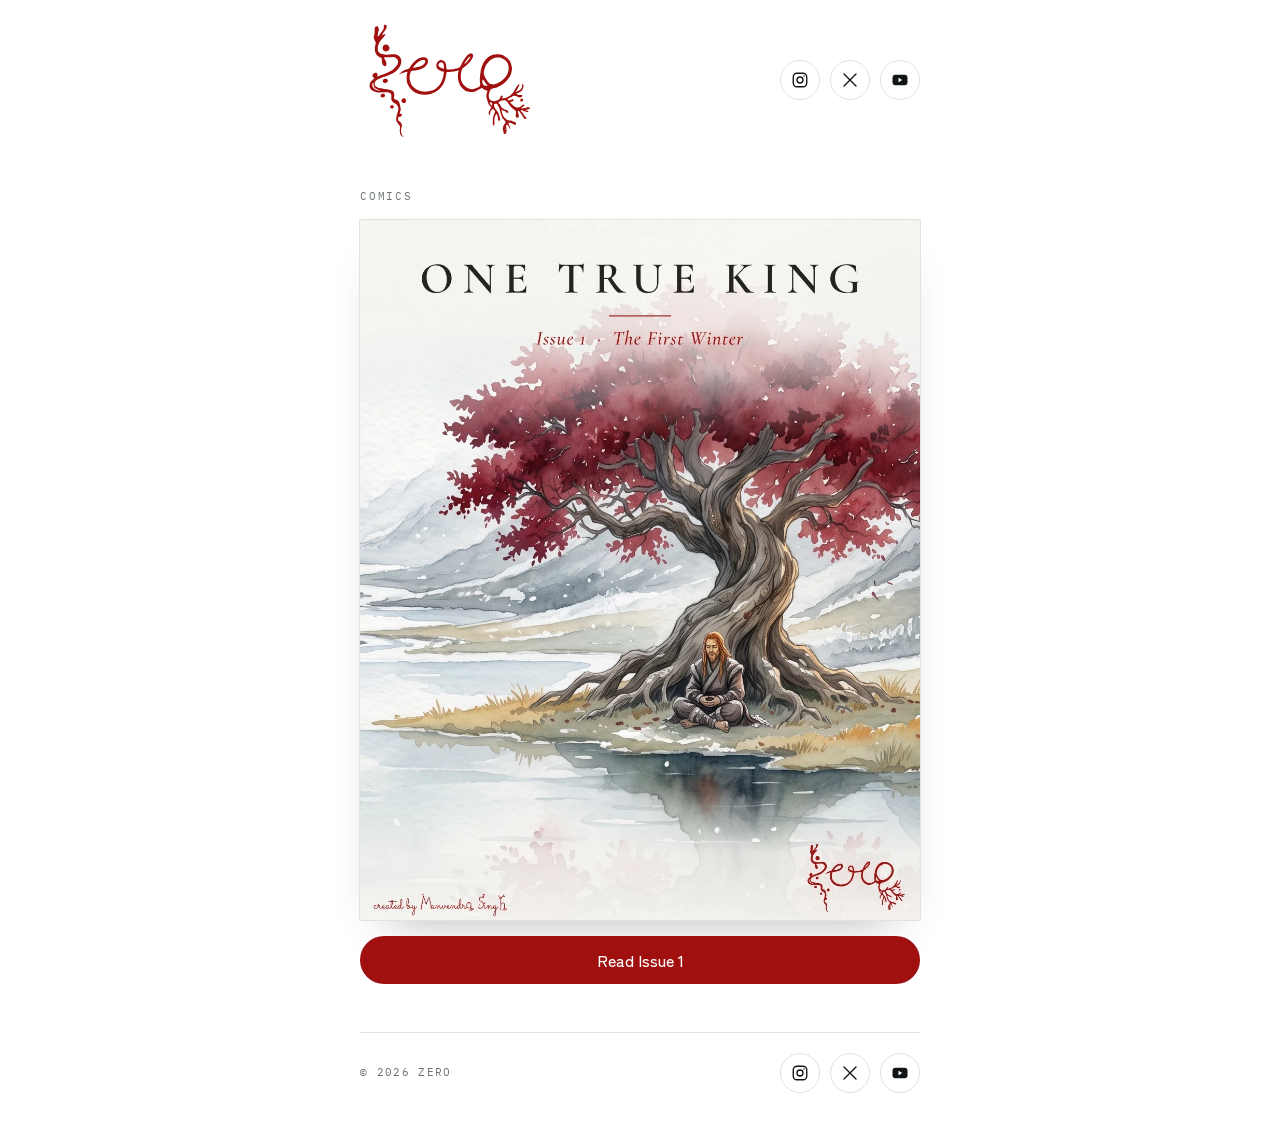
<file: index.html>
<!doctype html>
<html lang="en">
<head>
<meta charset="utf-8">
<meta name="viewport" content="width=device-width, initial-scale=1, viewport-fit=cover">
<link rel="preconnect" href="https://fonts.googleapis.com">
<link rel="preconnect" href="https://fonts.gstatic.com" crossorigin>
<link rel="stylesheet" href="https://fonts.googleapis.com/css2?family=Shippori+Mincho:wght@500;700&family=Zen+Kaku+Gothic+New:wght@400;500&family=IBM+Plex+Mono:wght@400&display=swap">
<title>Zero</title>
<meta name="description" content="Zero: live comics from the Dibang Valley.">
<meta property="og:title" content="Zero">
<meta property="og:description" content="One True King, Issue 1: The First Winter. A live comic from the Dibang Valley.">
<meta property="og:image" content="https://zerosnaketree.com/assets/og-image.jpg">
<link rel="icon" href="/assets/zero-logo.svg" type="image/svg+xml">
<link rel="stylesheet" href="/assets/site.css">
</head>
<body>
<div class="wrap">
  <header class="top">
    <a class="logo" href="/" aria-label="Zero, home"><img src="/assets/zero-logo.svg" alt="Zero"></a>
    <nav class="social" aria-label="Zero on social media">
      <a href="https://www.instagram.com/zerosnaketree/" target="_blank" rel="noopener" aria-label="Instagram"><svg viewBox="0 0 24 24" fill="none" stroke="currentColor" stroke-width="1.8"><rect x="3" y="3" width="18" height="18" rx="5"/><circle cx="12" cy="12" r="4"/><circle cx="17.3" cy="6.7" r="1" fill="currentColor" stroke="none"/></svg></a>
      <a href="https://x.com/zerosnaketree" target="_blank" rel="noopener" aria-label="X"><svg viewBox="0 0 24 24" fill="none" stroke="currentColor" stroke-width="1.8" stroke-linecap="round"><path d="M4 4l16 16M20 4L4 20"/></svg></a>
      <a href="https://www.youtube.com/@zerosnaketree" target="_blank" rel="noopener" aria-label="YouTube"><svg viewBox="0 0 24 24"><rect x="2" y="5" width="20" height="14" rx="4" fill="currentColor"/><path d="M10 9l5 3-5 3z" fill="#fff"/></svg></a>
    </nav>
  </header>

  <main class="shelf" aria-labelledby="comicsH">
    <div class="label" id="comicsH">Comics</div>
    <a class="issue" href="/the-one-true-king/1/" aria-label="Read One True King, Issue 1: The First Winter">
      <div class="cover"><img src="/assets/otk1-cover.webp" width="1080" height="1350" alt="One True King, Issue 1, The First Winter. Cover: a man meditating beneath a giant crimson tree by a frozen lake."></div>
      <span class="read">Read Issue 1</span>
    </a>
  </main>

  <footer class="foot">
    <small>© 2026 Zero</small>
    <nav class="social" aria-label="Zero on social media">
      <a href="https://www.instagram.com/zerosnaketree/" target="_blank" rel="noopener" aria-label="Instagram"><svg viewBox="0 0 24 24" fill="none" stroke="currentColor" stroke-width="1.8"><rect x="3" y="3" width="18" height="18" rx="5"/><circle cx="12" cy="12" r="4"/><circle cx="17.3" cy="6.7" r="1" fill="currentColor" stroke="none"/></svg></a>
      <a href="https://x.com/zerosnaketree" target="_blank" rel="noopener" aria-label="X"><svg viewBox="0 0 24 24" fill="none" stroke="currentColor" stroke-width="1.8" stroke-linecap="round"><path d="M4 4l16 16M20 4L4 20"/></svg></a>
      <a href="https://www.youtube.com/@zerosnaketree" target="_blank" rel="noopener" aria-label="YouTube"><svg viewBox="0 0 24 24"><rect x="2" y="5" width="20" height="14" rx="4" fill="currentColor"/><path d="M10 9l5 3-5 3z" fill="#fff"/></svg></a>
    </nav>
  </footer>
</div>
</body>
</html>
</file>
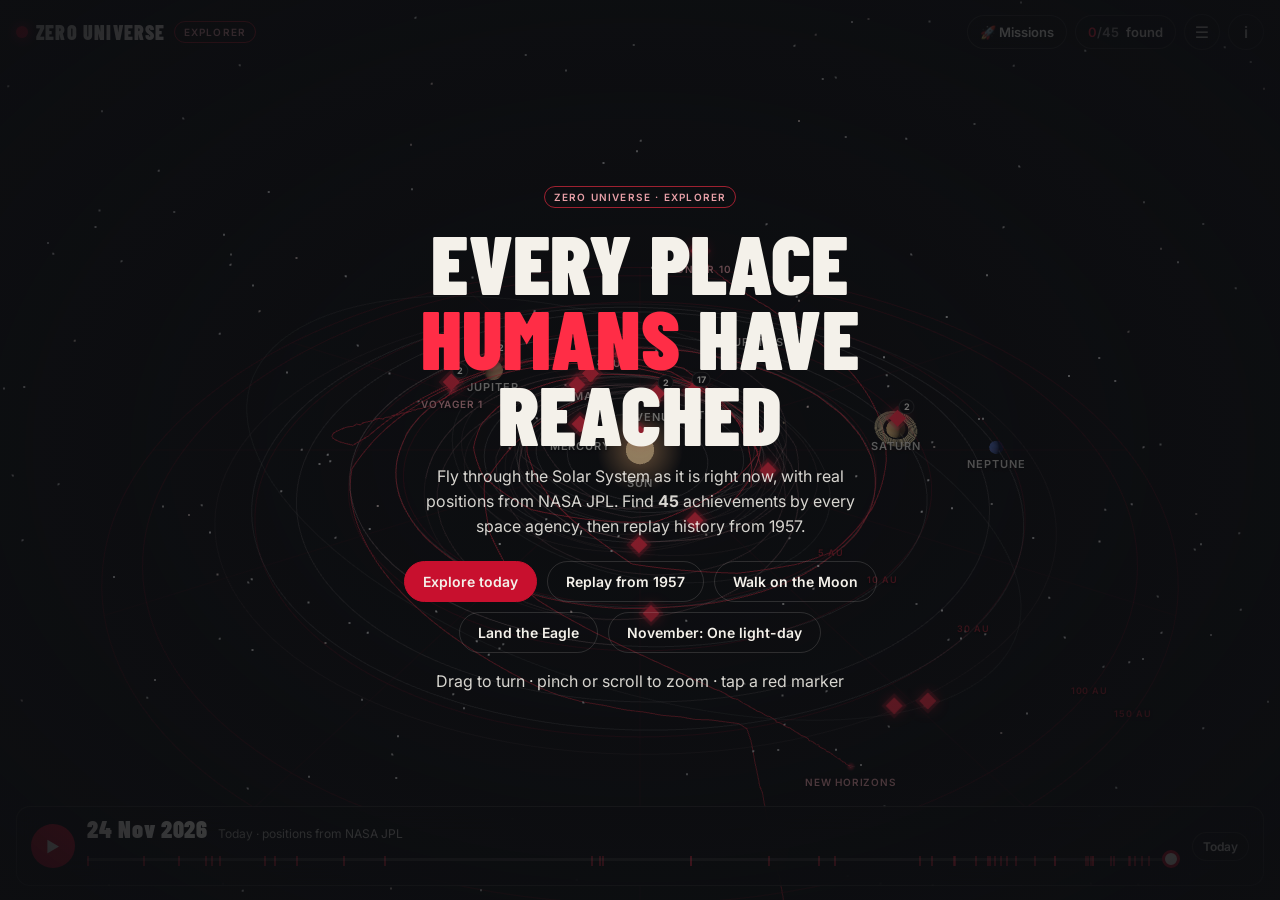
<file: explore/index.html>
<!doctype html>
<html lang="en">
<head>
<meta charset="utf-8">
<meta name="viewport" content="width=device-width, initial-scale=1, viewport-fit=cover">
<title>Zero Universe Explorer</title>
<meta name="description" content="Fly through the real Solar System and discover what every space agency has achieved, from Sputnik to today. Positions from NASA JPL.">
<meta name="theme-color" content="#0D0E11">
<link rel="preconnect" href="https://fonts.googleapis.com">
<link rel="preconnect" href="https://fonts.gstatic.com" crossorigin>
<link href="https://fonts.googleapis.com/css2?family=Barlow+Condensed:wght@600;800;900&family=Inter:wght@400;500;600&display=swap" rel="stylesheet">
<link rel="stylesheet" href="explore.css">
<script type="importmap">{ "imports": { "three": "./vendor/three.module.min.js" } }</script>
</head>
<body>
<div id="app">
  <canvas id="scene" aria-label="3D map of the Solar System"></canvas>
  <div id="labels"></div>

  <header class="top">
    <a class="mark" href="#" id="homeBtn" aria-label="Zero Universe Explorer, back to overview">
      <span class="mark-dot"></span><span class="mark-word">ZERO UNIVERSE</span><span class="pill">Explorer</span>
    </a>
    <div class="top-right">
      <button class="chip" id="missionsBtn" aria-label="Missions: walk on the Moon, land the Eagle, one light-day">🚀<span class="fw"> Missions</span></button>
      <button class="chip" id="progressBtn" aria-label="Quests and progress"><span id="foundCount">0</span><span class="of">/<span id="totalCount">0</span></span><span class="fw"> found</span></button>
      <button class="icon-btn" id="listBtn" aria-label="All achievements">☰</button>
      <button class="icon-btn" id="aboutBtn" aria-label="About this map">i</button>
    </div>
  </header>

  <div id="toast" class="toast" role="status" aria-live="polite"></div>

  <aside id="panel" class="panel" aria-live="polite" hidden>
    <button class="close" id="panelClose" aria-label="Close">✕</button>
    <div id="panelBody"></div>
  </aside>

  <footer class="timeline">
    <button class="play" id="playBtn" aria-label="Play history">▶</button>
    <div class="tl-main">
      <div class="tl-row">
        <span class="tl-date" id="dateLabel">24 Nov 2026</span>
        <span class="tl-note" id="dateNote">Today</span>
      </div>
      <div class="tl-track">
        <input type="range" id="timeSlider" min="0" max="1000" step="1" value="1000" aria-label="Date">
        <div class="tl-ticks" id="ticks"></div>
      </div>
    </div>
    <button class="chip small" id="todayBtn">Today</button>
  </footer>

  <div id="intro" class="intro">
    <div class="intro-card">
      <div class="pill">Zero Universe · Explorer</div>
      <h1>Every place <span class="accent">humans</span> have reached</h1>
      <p>Fly through the Solar System as it is right now, with real positions from NASA JPL. Find <b id="introCount">45</b> achievements by every space agency, then replay history from 1957.</p>
      <div class="intro-actions">
        <button class="btn primary" id="startToday">Explore today</button>
        <button class="btn" id="startReplay">Replay from 1957</button>
        <a class="btn" href="walk.html?site=apollo11">Walk on the Moon</a>
        <a class="btn" href="land.html">Land the Eagle</a>
        <a class="btn" href="signal.html">November: One light-day</a>
      </div>
      <p class="fine">Drag to turn · pinch or scroll to zoom · tap a red marker</p>
    </div>
  </div>
</div>
<noscript>This 3D map needs JavaScript and WebGL.</noscript>
<script type="module" src="js/main.js"></script>
</body>
</html>
</file>
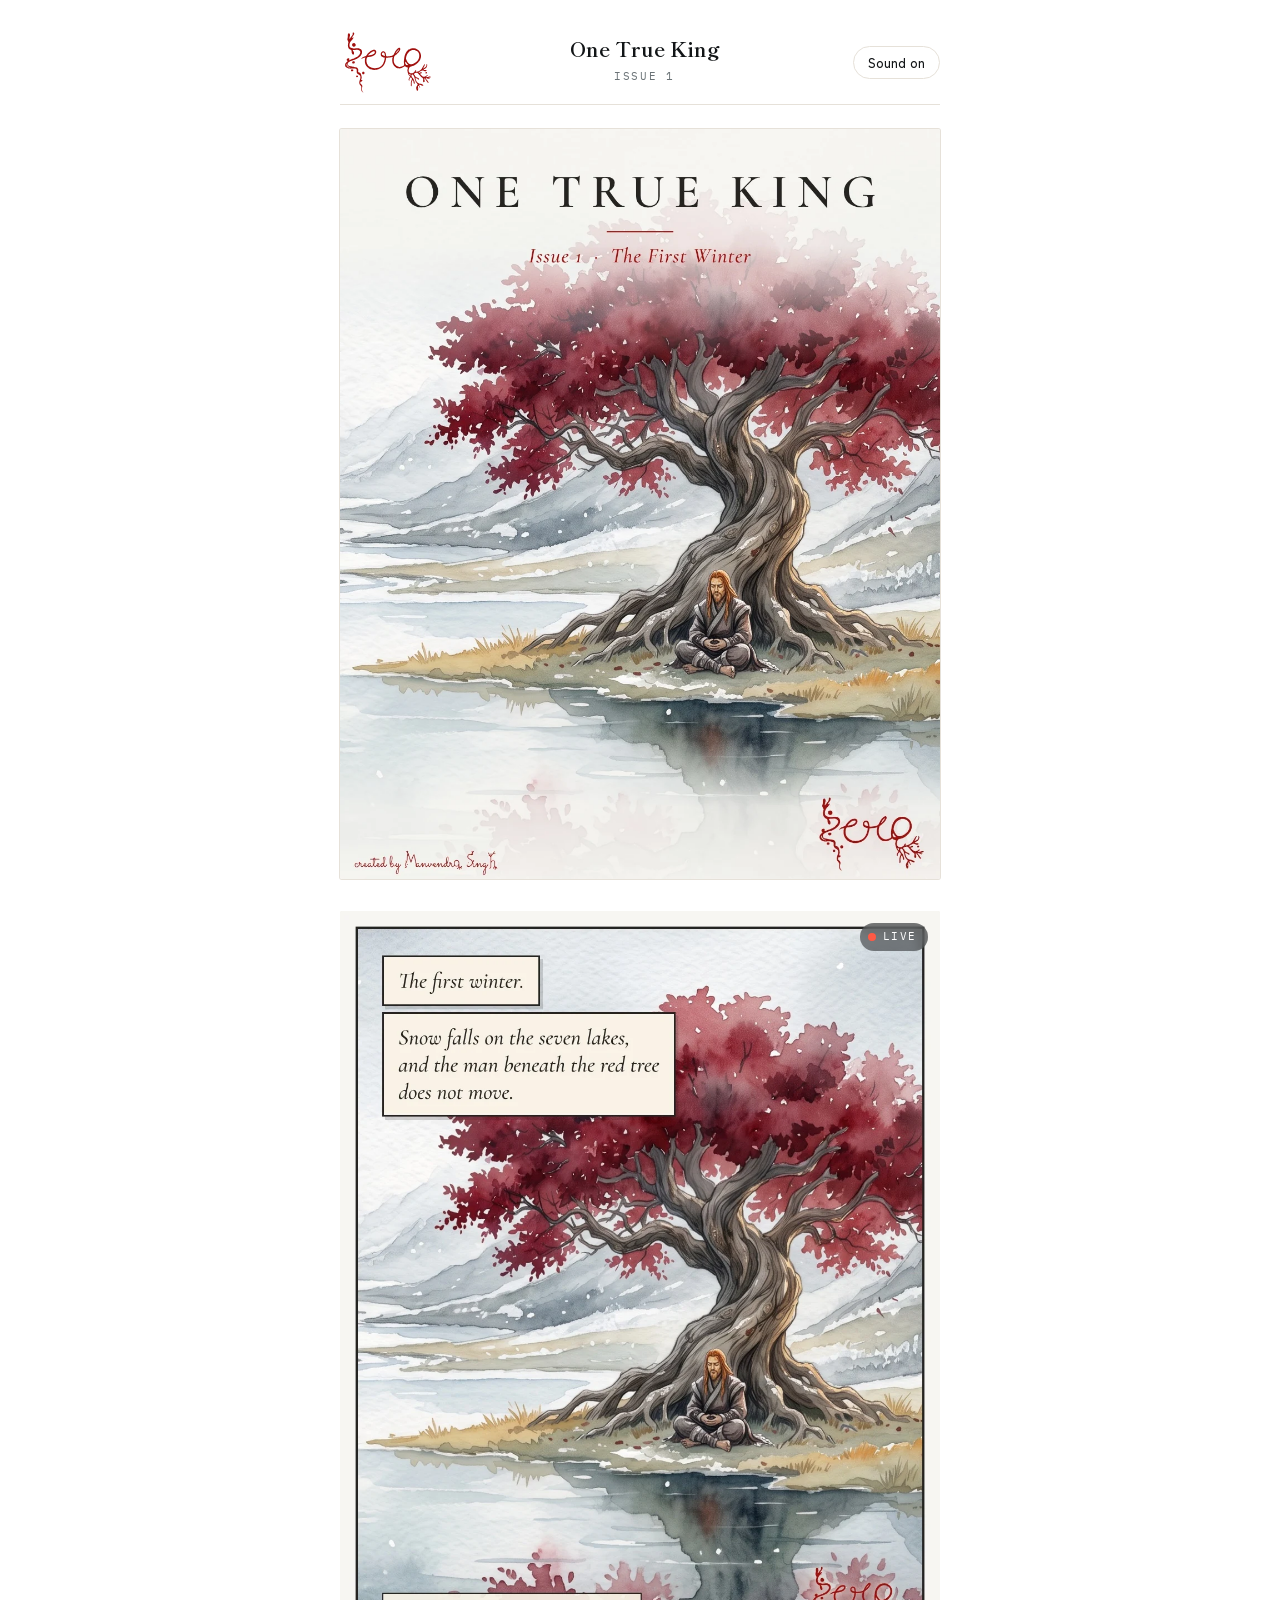
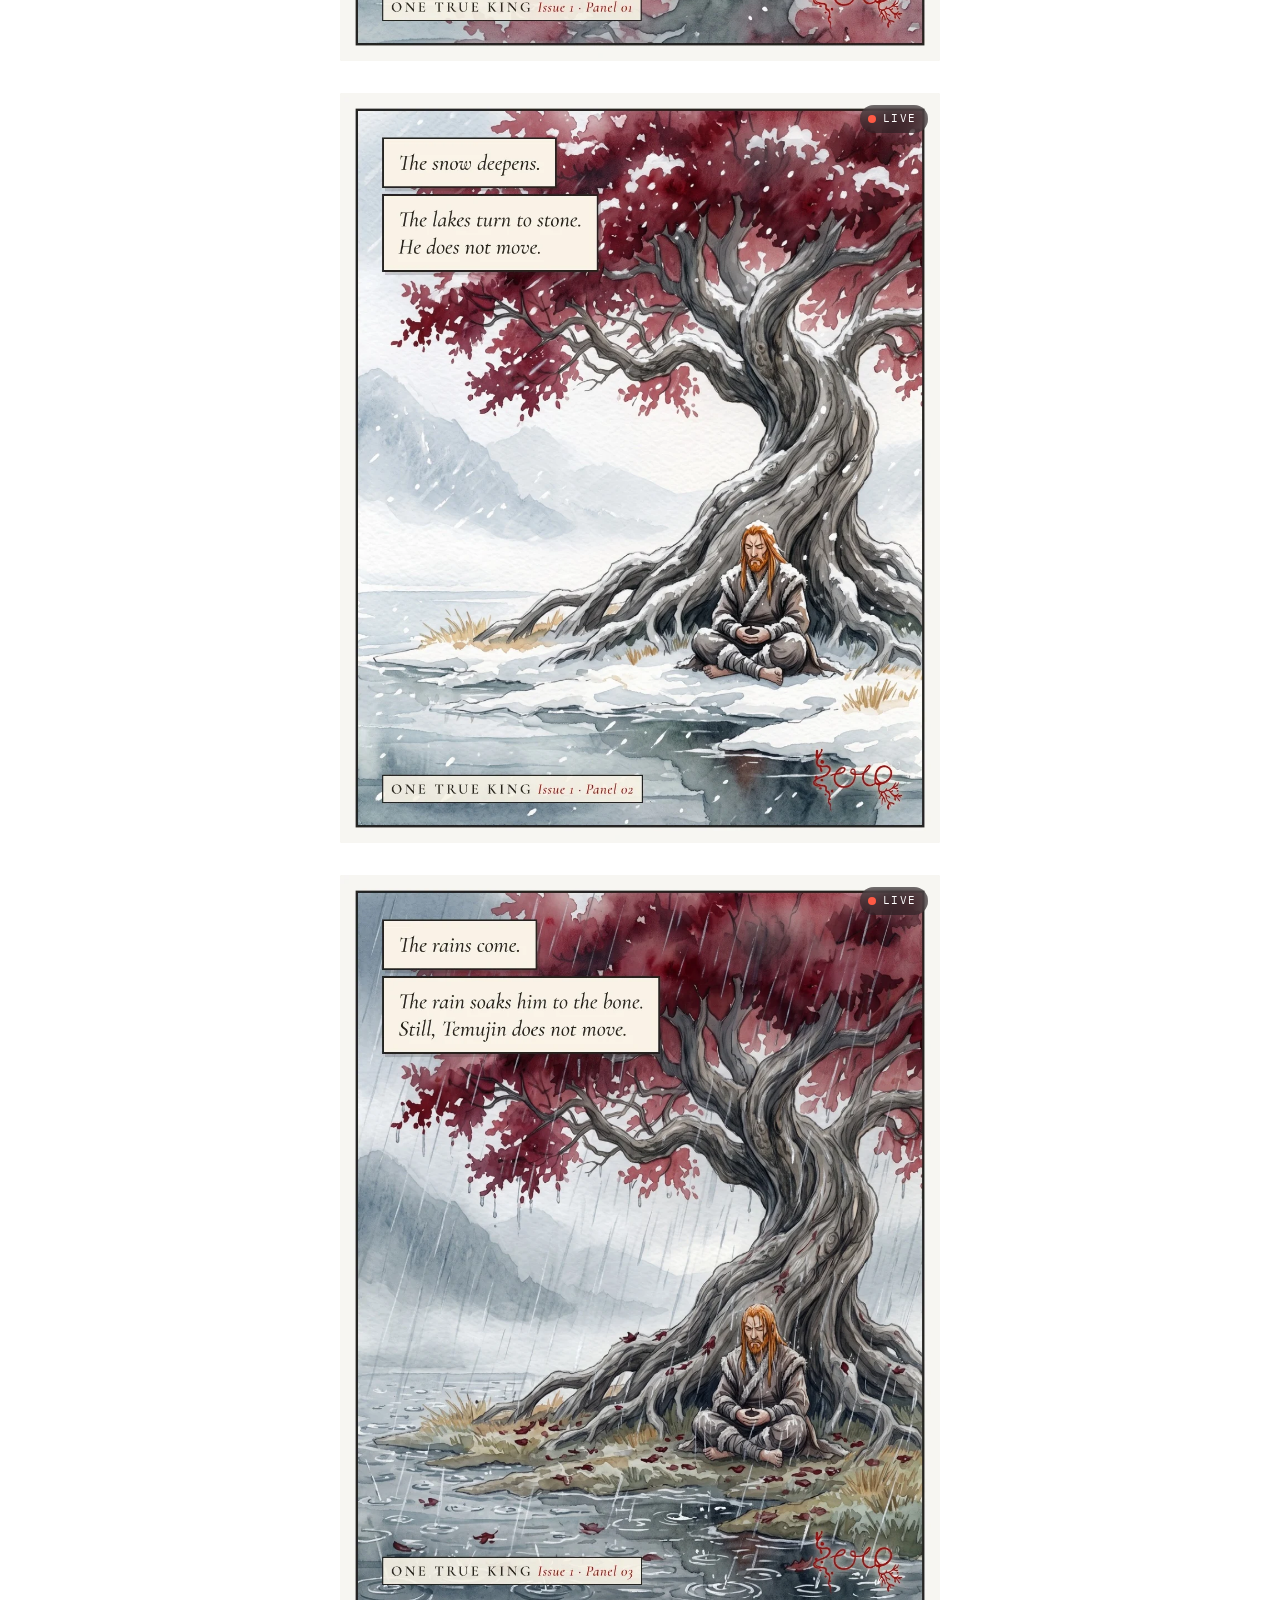
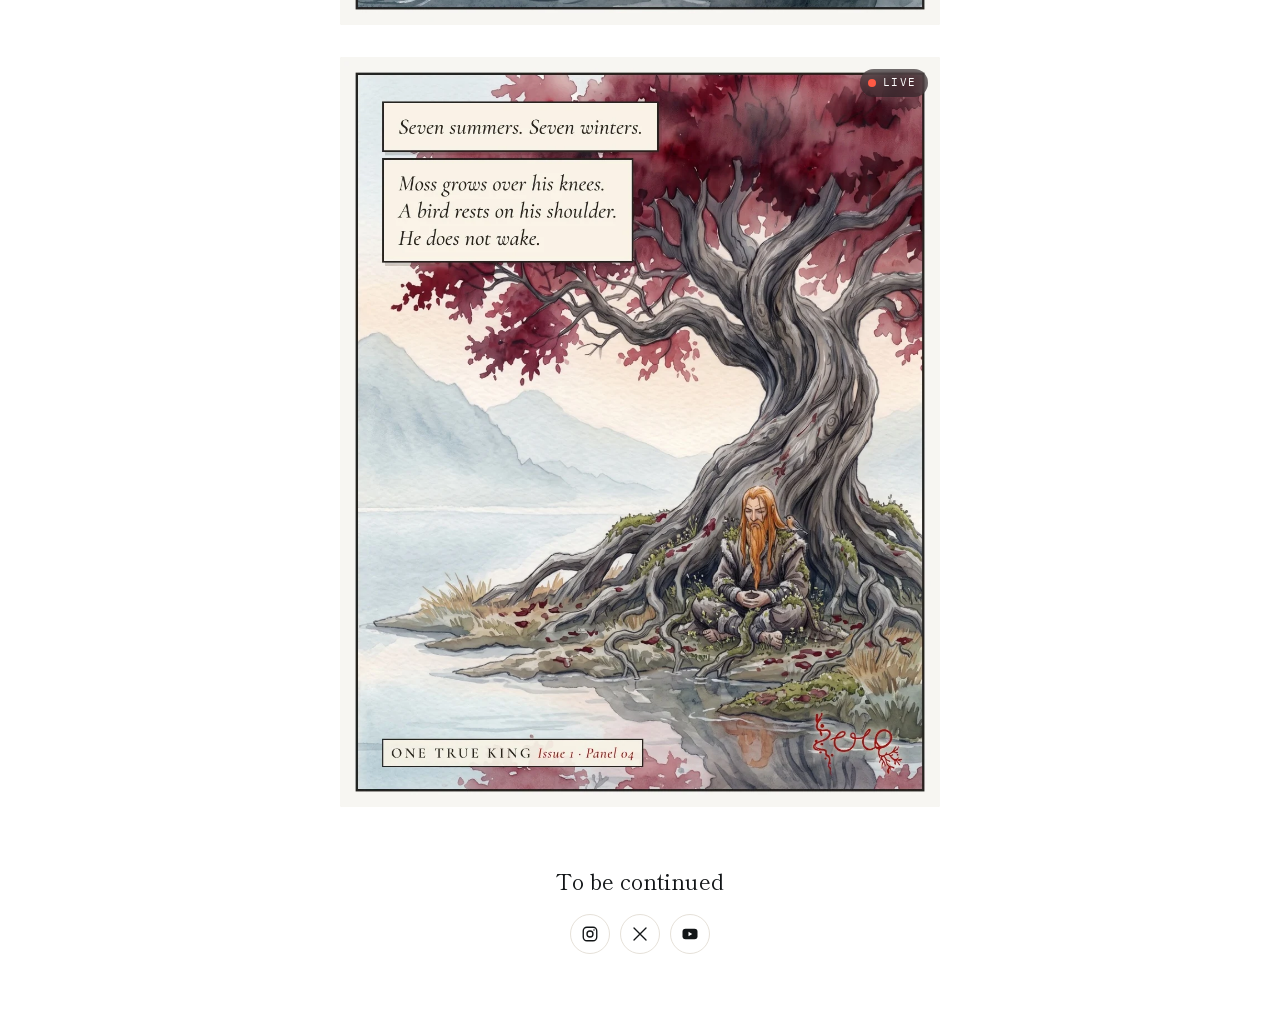
<file: the-one-true-king/1/index.html>
<!doctype html>
<html lang="en">
<head>
<meta charset="utf-8">
<meta name="viewport" content="width=device-width, initial-scale=1, viewport-fit=cover">
<link rel="preconnect" href="https://fonts.googleapis.com">
<link rel="preconnect" href="https://fonts.gstatic.com" crossorigin>
<link rel="stylesheet" href="https://fonts.googleapis.com/css2?family=Shippori+Mincho:wght@500;700&family=Zen+Kaku+Gothic+New:wght@400;500&family=IBM+Plex+Mono:wght@400&display=swap">
<title>One True King #1 · Zero</title>
<meta name="description" content="One True King, Issue 1: The First Winter. A live comic from the Dibang Valley.">
<meta property="og:title" content="One True King · Issue 1: The First Winter">
<meta property="og:image" content="https://zerosnaketree.com/assets/og-image.jpg">
<link rel="icon" href="/assets/zero-logo.svg" type="image/svg+xml">
<link rel="stylesheet" href="/assets/site.css">
</head>
<body class="reader">
<header class="bar">
  <a class="home" href="/" aria-label="Zero, home"><img src="/assets/zero-logo.svg" alt="Zero"></a>
  <div class="t"><b>One True King</b><span class="label">Issue 1</span></div>
  <button class="btn" id="sound" type="button" aria-pressed="true">Sound on</button>
</header>
<main class="pages">
  <img class="coverpage" src="/assets/otk1-cover.webp" width="1080" height="1350" alt="One True King, Issue 1, The First Winter. Cover.">
  <div class="panel" role="button" tabindex="0" data-live="snow" aria-label="Panel 1. Tap to play.">
    <div class="stage"><img src="/assets/otk1-p01.webp" width="1080" height="1350" alt="Panel 1. The first winter. Snow falls on the seven lakes, and the man beneath the red tree does not move." loading="lazy"><canvas></canvas></div>
    <div class="live"><i></i>LIVE</div>
  </div>
  <div class="panel" role="button" tabindex="0" data-live="snow" data-rate="7" aria-label="Panel 2. Tap to play.">
    <div class="stage"><img src="/assets/otk1-p02.webp" width="1080" height="1350" alt="Panel 2. The snow deepens. The lakes turn to stone. He does not move." loading="lazy"><canvas></canvas></div>
    <div class="live"><i></i>LIVE</div>
  </div>
  <div class="panel" role="button" tabindex="0" data-live="rain" aria-label="Panel 3. Tap to play.">
    <div class="stage"><img src="/assets/otk1-p03.webp" width="1080" height="1350" alt="Panel 3. The rains come. The rain soaks him to the bone. Still, Temujin does not move." loading="lazy"><canvas></canvas></div>
    <div class="live"><i></i>LIVE</div>
  </div>
  <div class="panel" role="button" tabindex="0" data-live="leaves" data-origin="0.62,0.2" aria-label="Panel 4. Tap to play.">
    <div class="stage"><img src="/assets/otk1-p04.webp" width="1080" height="1350" alt="Panel 4. Seven summers. Seven winters. Moss grows over his knees. A bird rests on his shoulder. He does not wake." loading="lazy"><canvas></canvas></div>
    <div class="live"><i></i>LIVE</div>
  </div>
  <div class="end">
    <p>To be continued</p>
    <nav class="social" aria-label="Zero on social media">
      <a href="https://www.instagram.com/zerosnaketree/" target="_blank" rel="noopener" aria-label="Instagram"><svg viewBox="0 0 24 24" fill="none" stroke="currentColor" stroke-width="1.8"><rect x="3" y="3" width="18" height="18" rx="5"/><circle cx="12" cy="12" r="4"/><circle cx="17.3" cy="6.7" r="1" fill="currentColor" stroke="none"/></svg></a>
      <a href="https://x.com/zerosnaketree" target="_blank" rel="noopener" aria-label="X"><svg viewBox="0 0 24 24" fill="none" stroke="currentColor" stroke-width="1.8" stroke-linecap="round"><path d="M4 4l16 16M20 4L4 20"/></svg></a>
      <a href="https://www.youtube.com/@zerosnaketree" target="_blank" rel="noopener" aria-label="YouTube"><svg viewBox="0 0 24 24"><rect x="2" y="5" width="20" height="14" rx="4" fill="currentColor"/><path d="M10 9l5 3-5 3z" fill="#fff"/></svg></a>
    </nav>
  </div>
</main>
<script src="/assets/live.js"></script>
</body>
</html>
</file>
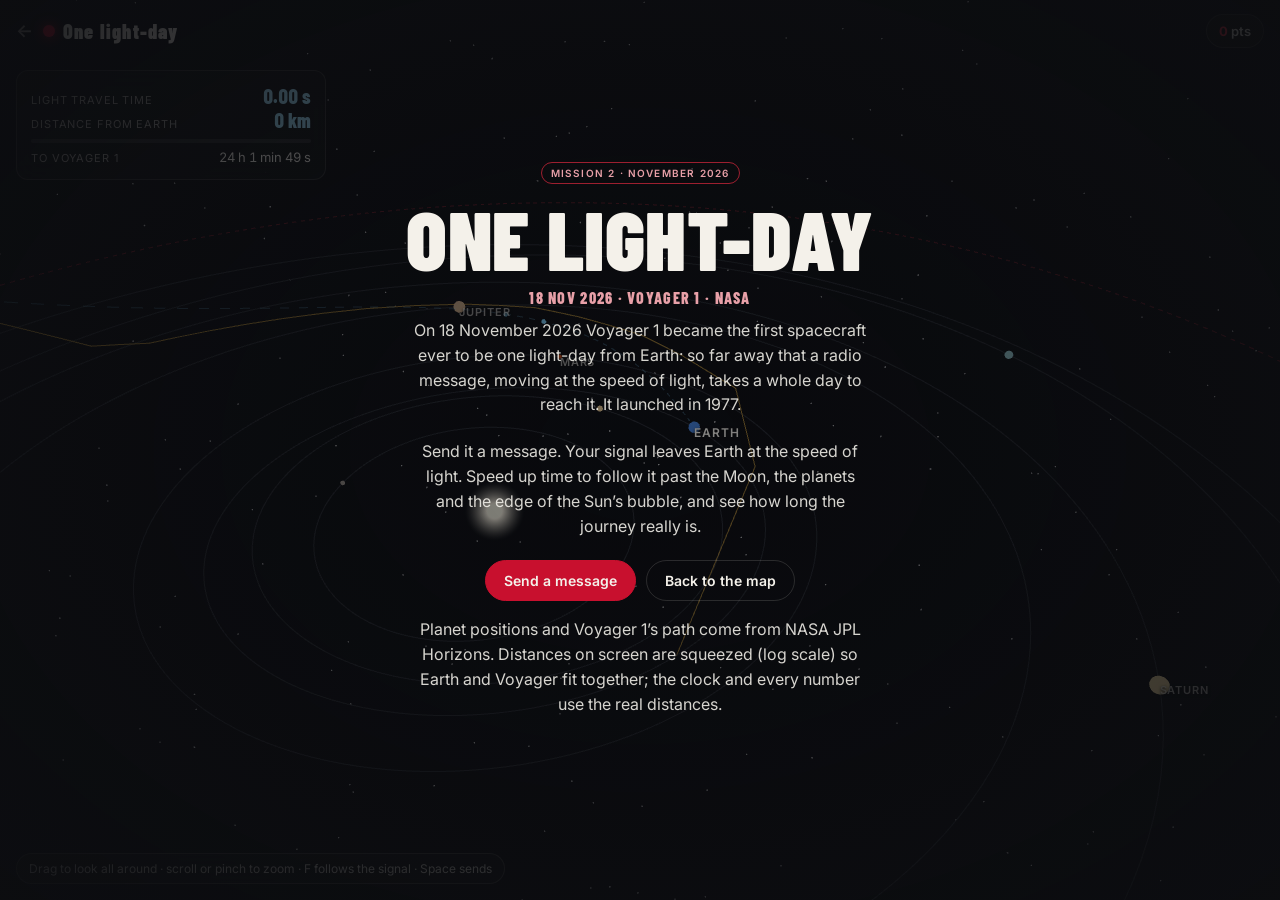
<file: explore/signal.html>
<!doctype html>
<html lang="en">
<head>
<meta charset="utf-8">
<meta name="viewport" content="width=device-width, initial-scale=1, viewport-fit=cover">
<title>One Light-Day · Zero Universe</title>
<meta name="description" content="Mission for November 2026: send a message to Voyager 1 at the speed of light and watch it take a whole day to arrive. Distances from NASA JPL.">
<meta name="theme-color" content="#0D0E11">
<link rel="preconnect" href="https://fonts.googleapis.com">
<link rel="preconnect" href="https://fonts.gstatic.com" crossorigin>
<link href="https://fonts.googleapis.com/css2?family=Barlow+Condensed:wght@600;800;900&family=Inter:wght@400;500;600&display=swap" rel="stylesheet">
<link rel="stylesheet" href="explore.css">
<link rel="stylesheet" href="walk.css">
<link rel="stylesheet" href="signal.css">
<script type="importmap">{ "imports": { "three": "./vendor/three.module.min.js" } }</script>
</head>
<body class="walk signal">
<div id="app">
  <canvas id="scene" tabindex="0" aria-label="3D view of the Solar System with a light signal travelling to Voyager 1"></canvas>
  <div id="labels" aria-hidden="true"></div>

  <header class="top">
    <a class="mark" href="index.html" aria-label="Back to the Solar System map">
      <span class="back">←</span><span class="mark-dot"></span><span class="mark-word">One light-day</span>
    </a>
    <div class="top-right">
      <button class="chip pts-chip" id="ptsBtn" aria-label="Mission log and points"></button>
    </div>
  </header>

  <div class="clock" id="clock" aria-live="off">
    <div class="row"><span class="k">Light travel time</span><b id="cT">0 s</b></div>
    <div class="row"><span class="k">Distance from Earth</span><b id="cD">0 km</b></div>
    <div class="bar"><i id="cBar"></i></div>
    <div class="row small"><span class="k">To Voyager 1</span><span id="cLeft">24 h</span></div>
  </div>

  <div class="warp" id="warp" hidden>
    <span class="k">Time speed</span>
    <button data-w="1" class="on">Real</button>
    <button data-w="60">1 min/s</button>
    <button data-w="1800">30 min/s</button>
    <button data-w="0" id="nextBtn">Next stop ▸</button>
  </div>

  <div id="toast" class="toast" role="status" aria-live="polite"></div>
  <aside id="panel" class="panel" aria-live="polite" hidden>
    <button class="close" id="panelClose" aria-label="Close">✕</button>
    <div id="panelBody"></div>
  </aside>
  <div class="hint">Drag to look all around · scroll or pinch to zoom · F follows the signal · Space sends</div>

  <div id="intro" class="intro">
    <div class="intro-card">
      <div class="pill">Mission 2 · November 2026</div>
      <h1>One light-day</h1>
      <p class="intro-meta">18 Nov 2026 · Voyager 1 · NASA</p>
      <p>On 18 November 2026 Voyager 1 became the first spacecraft ever to be one light-day from Earth: so far away that a radio message, moving at the speed of light, takes a whole day to reach it. It launched in 1977.</p>
      <p>Send it a message. Your signal leaves Earth at the speed of light. Speed up time to follow it past the Moon, the planets and the edge of the Sun’s bubble, and see how long the journey really is.</p>
      <div class="intro-actions">
        <button class="btn primary" id="sendBtn" disabled>Loading…</button>
        <a class="btn" href="index.html">Back to the map</a>
      </div>
      <p class="fine">Planet positions and Voyager 1’s path come from NASA JPL Horizons. Distances on screen are squeezed (log scale) so Earth and Voyager fit together; the clock and every number use the real distances.</p>
    </div>
  </div>
</div>
<noscript>This 3D mission needs JavaScript and WebGL.</noscript>
<script type="module" src="js/signal.js"></script>
</body>
</html>
</file>
<file: assets/site.css>
/* Zero: white paper, ink, one red. Shared by every page. */
:root{
  --paper:#ffffff; --paper-2:#f5f2ed; --line:#e6e1d9;
  --ink:#121517; --text:#2a2f31; --dim:#6b7377; --red:#a0100e;
  --display:"Shippori Mincho","Hiragino Mincho ProN","Yu Mincho",Georgia,serif;
  --body:"Zen Kaku Gothic New",system-ui,-apple-system,"Segoe UI",sans-serif;
  --mono:"IBM Plex Mono",ui-monospace,Menlo,Consolas,monospace;
  color-scheme:light;
  padding-top:env(safe-area-inset-top,0px);padding-bottom:env(safe-area-inset-bottom,0px);
}
*,*::before,*::after{box-sizing:border-box}
html,body{background:var(--paper);color:var(--text)}
body{margin:0;font-family:var(--body);font-size:16px;line-height:1.6;
  padding-left:max(16px,env(safe-area-inset-left,0px));padding-right:max(16px,env(safe-area-inset-right,0px));padding-block:20px 40px}
img{max-width:100%;display:block}
a{color:inherit}
:focus-visible{outline:2px solid var(--red);outline-offset:3px}
[hidden]{display:none!important}
.wrap{max-width:1080px;margin:0 auto;display:grid;gap:48px}
.label{font-family:var(--mono);font-size:11px;letter-spacing:.16em;text-transform:uppercase;color:var(--dim)}

/* header + footer */
.top{display:flex;align-items:center;justify-content:space-between;gap:16px;flex-wrap:wrap}
.logo{display:block;width:clamp(140px,22vw,220px);aspect-ratio:3/2}
.logo img{width:100%;height:100%;object-fit:contain}
.social{display:flex;gap:10px}
.social a{width:40px;height:40px;display:grid;place-items:center;border:1px solid var(--line);border-radius:50%;color:var(--ink);transition:color .2s,border-color .2s}
.social a:hover{color:var(--red);border-color:var(--red)}
.social svg{width:18px;height:18px}
.foot{border-top:1px solid var(--line);padding-top:20px;display:flex;justify-content:space-between;align-items:center;gap:16px;flex-wrap:wrap}
.foot small{font-family:var(--mono);font-size:11px;letter-spacing:.12em;text-transform:uppercase;color:var(--dim)}

/* home: phone-first. The poster is the page. */
.wrap{max-width:560px}
.top .logo{width:clamp(120px,36vw,180px)}
.shelf{display:grid;gap:14px}
.issue{display:grid;gap:16px;text-decoration:none;color:inherit}
.issue .cover{aspect-ratio:4/5;overflow:hidden;border-radius:2px;background:var(--paper-2);box-shadow:0 0 0 1px var(--line),0 24px 48px -30px rgba(18,21,23,.4)}
.issue .cover img{width:100%;height:100%;object-fit:cover;transition:transform .8s cubic-bezier(.2,.7,.2,1)}
.issue:hover .cover img{transform:scale(1.02)}
.read{display:block;text-align:center;font:500 16px/1 var(--body);color:#fff;background:var(--red);padding:16px 20px;border-radius:999px}
/* reader */
.bar{max-width:600px;margin:0 auto;position:sticky;top:env(safe-area-inset-top,0px);z-index:5;background:var(--paper);display:flex;align-items:center;justify-content:space-between;gap:12px;
  padding-block:10px;border-bottom:1px solid var(--line)}
body.reader::before{content:"";position:fixed;inset:0 0 auto;height:env(safe-area-inset-top,0px);z-index:10;background:var(--paper)}
.bar .home{width:96px;aspect-ratio:3/2;display:block}
.bar .home img{width:100%;height:100%;object-fit:contain}
.bar .t{text-align:center;min-width:0}
.bar .t b{display:block;font-family:var(--display);font-size:clamp(16px,2.4vw,20px);color:var(--ink);font-weight:700;line-height:1.2}
.btn{font:500 13px/1 var(--body);color:var(--ink);background:transparent;border:1px solid var(--line);border-radius:999px;padding:9px 14px;cursor:pointer;white-space:nowrap}
.btn:hover{border-color:var(--red)}
.btn[aria-pressed="false"]{color:var(--dim)}
.pages{max-width:600px;margin:0 auto;display:grid;gap:clamp(16px,3vw,32px);padding-block:24px}
.panel{position:relative;width:100%;max-width:100%;aspect-ratio:4/5;overflow:hidden;border-radius:2px;background:var(--paper-2);
  cursor:pointer;user-select:none;-webkit-user-select:none;touch-action:manipulation}
.stage{position:absolute;inset:0;transform-origin:58% 58%;transition:transform 6s cubic-bezier(.2,.6,.2,1)}
.stage img,.stage canvas{position:absolute;inset:0;width:100%;height:100%;object-fit:cover}
.panel.playing .stage{transform:scale(1.02)}
.live{position:absolute;top:12px;right:12px;display:flex;align-items:center;gap:7px;padding:5px 11px 5px 8px;border-radius:999px;
  background:rgba(18,21,23,.5);backdrop-filter:blur(6px);-webkit-backdrop-filter:blur(6px);font-family:var(--mono);font-size:11px;letter-spacing:.14em;color:#fff}
.live i{width:8px;height:8px;border-radius:50%;background:#ff5a45}
.panel.playing .live{background:rgba(160,16,14,.85)}
.panel.playing .live i{background:#fff;animation:pulse 1s infinite}
@keyframes pulse{50%{opacity:.35}}
.end{display:grid;justify-items:center;gap:16px;padding-block:24px 8px;text-align:center}
.end p{margin:0;font-family:var(--display);font-size:22px;color:var(--ink)}
@media (prefers-reduced-motion:reduce){.stage,.issue .cover img{transition:none}.panel.playing .stage{transform:none}}
.coverpage{width:100%;height:auto;border-radius:2px;box-shadow:0 0 0 1px var(--line)}
@media (max-width:480px){.bar .home{width:72px}.btn{padding:8px 12px}}
.panel,.coverpage{scroll-margin-top:90px}
.bar .t .label{white-space:nowrap}
</file>
<file: explore/explore.css>
:root {
  --red: #C8102E;
  --signal: #FF2D46;
  --burgundy: #870F24;
  --rose: #E8A0A8;
  --ink: #0D0E11;
  --ink-2: #16181D;
  --ivory: #F4F1EA;
  --muted: rgba(244, 241, 234, 0.62);
  --line: rgba(244, 241, 234, 0.14);
  --glass: rgba(13, 14, 17, 0.82);
  --title: 'Barlow Condensed', 'Arial Narrow', sans-serif;
  --body: 'Inter', system-ui, -apple-system, 'Segoe UI', sans-serif;
  color-scheme: dark;
}
* { box-sizing: border-box; }
html, body { margin: 0; height: 100%; background: var(--ink); color: var(--ivory); font-family: var(--body); overflow: hidden; -webkit-tap-highlight-color: transparent; }
button { font: inherit; color: inherit; cursor: pointer; }
a { color: inherit; }
#app { position: fixed; inset: 0; }
#scene { position: absolute; inset: 0; width: 100%; height: 100%; display: block; touch-action: none; }

/* labels drawn over the 3D scene */
#labels { position: absolute; inset: 0; pointer-events: none; overflow: hidden; }
.lbl { position: absolute; left: 0; top: 0; white-space: nowrap; font: 600 11px/1 var(--body); letter-spacing: .08em; text-transform: uppercase; color: var(--muted); transform: translate(-50%, 0); text-shadow: 0 1px 3px #000; will-change: transform; }
.lbl.planet { color: rgba(244, 241, 234, .78); }
.lbl.probe { color: var(--rose); font-size: 10px; }
.lbl.small { font-size: 9px; color: rgba(244, 241, 234, .5); }
.lbl.ring { font: 600 9px/1 var(--body); color: rgba(255, 45, 70, .55); letter-spacing: .1em; }
.pin { position: absolute; left: 0; top: 0; pointer-events: auto; transform: translate(-50%, -50%); width: 30px; height: 30px; border: 0; background: none; padding: 0; display: grid; place-items: center; will-change: transform; }
.pin i { width: 12px; height: 12px; background: var(--signal); transform: rotate(45deg); box-shadow: 0 0 0 3px rgba(255, 45, 70, .25), 0 0 14px rgba(255, 45, 70, .8); transition: transform .2s; }
.pin.new i { animation: pulse 1.6s ease-in-out infinite; }
.pin.done i { background: var(--ivory); box-shadow: 0 0 0 3px rgba(244, 241, 234, .18), 0 0 10px rgba(244, 241, 234, .5); }
.pin.quest i { box-shadow: 0 0 0 5px rgba(255, 45, 70, .45), 0 0 22px rgba(255, 45, 70, 1); }
.pin b { position: absolute; top: -4px; right: -2px; font: 700 9px/1 var(--body); background: var(--ink); color: var(--ivory); border: 1px solid var(--line); border-radius: 8px; padding: 2px 4px; }
.pin:hover i, .pin:focus-visible i { transform: rotate(45deg) scale(1.35); }
.pin:focus-visible { outline: none; }
@keyframes pulse { 50% { box-shadow: 0 0 0 7px rgba(255, 45, 70, 0), 0 0 22px rgba(255, 45, 70, 1); } }

/* header */
.top { position: absolute; top: 0; left: 0; right: 0; display: flex; justify-content: space-between; align-items: center; padding: max(14px, env(safe-area-inset-top)) 16px 0; pointer-events: none; }
.top > * { pointer-events: auto; }
.mark { display: flex; align-items: center; gap: 8px; text-decoration: none; }
.mark-dot { width: 12px; height: 12px; border-radius: 50%; background: var(--red); box-shadow: 0 0 12px var(--red); }
.mark-word { font: 900 20px/1 var(--title); letter-spacing: .06em; white-space: nowrap; }
.pill { display: inline-block; font: 600 10px/1 var(--body); letter-spacing: .12em; text-transform: uppercase; border: 1px solid rgba(255, 45, 70, .6); color: var(--rose); border-radius: 999px; padding: 5px 9px; }
.top-right { display: flex; gap: 8px; align-items: center; }
.chip { white-space: nowrap; background: var(--glass); border: 1px solid var(--line); border-radius: 999px; padding: 8px 12px; font-size: 13px; font-weight: 600; backdrop-filter: blur(8px); }
.chip #foundCount { color: var(--signal); }
.chip .of { color: var(--muted); margin-right: 4px; }
.chip.small { padding: 6px 10px; font-size: 12px; }
.icon-btn { width: 36px; height: 36px; border-radius: 50%; background: var(--glass); border: 1px solid var(--line); font-weight: 600; backdrop-filter: blur(8px); }

/* side panel / bottom sheet */
.panel { position: absolute; top: 70px; right: 16px; bottom: 104px; width: min(380px, calc(100% - 32px)); background: var(--glass); border: 1px solid var(--line); border-radius: 14px; backdrop-filter: blur(14px); overflow-y: auto; padding: 22px 20px 20px; }
.panel .close { position: absolute; top: 10px; right: 10px; width: 32px; height: 32px; border-radius: 50%; border: 1px solid var(--line); background: transparent; }
.panel h2 { font: 900 32px/0.95 var(--title); margin: 10px 0 10px; text-transform: uppercase; letter-spacing: .01em; }
.panel h2 .accent, .intro h1 .accent { color: var(--signal); }
.panel h3 { font: 800 15px/1.1 var(--title); text-transform: uppercase; letter-spacing: .08em; color: var(--rose); margin: 22px 0 8px; }
.panel p { font-size: 15px; line-height: 1.55; margin: 0 0 12px; color: rgba(244, 241, 234, .9); }
.meta { display: flex; flex-wrap: wrap; gap: 6px; align-items: center; font-size: 12px; color: var(--muted); }
.meta .date { font: 800 16px/1 var(--title); color: var(--ivory); letter-spacing: .04em; margin-right: 4px; }
.src { display: inline-flex; align-items: center; gap: 6px; font-size: 13px; color: var(--rose); text-decoration: none; border-bottom: 1px solid rgba(232, 160, 168, .4); padding-bottom: 1px; }
.src:hover { color: var(--ivory); }
.found-badge { font: 700 11px/1 var(--body); letter-spacing: .1em; text-transform: uppercase; color: var(--ink); background: var(--signal); padding: 4px 7px; border-radius: 4px; }
.list { list-style: none; margin: 0; padding: 0; }
.list li button { width: 100%; text-align: left; background: none; border: 0; border-top: 1px solid var(--line); padding: 11px 2px; display: grid; grid-template-columns: 46px 1fr 14px; gap: 10px; align-items: baseline; }
.list li:first-child button { border-top: 0; }
.list .y { font: 800 15px/1 var(--title); color: var(--muted); }
.list .t { font-size: 14px; line-height: 1.3; }
.list .t small { display: block; color: var(--muted); font-size: 12px; margin-top: 2px; }
.list .d { width: 9px; height: 9px; transform: rotate(45deg); background: var(--signal); align-self: center; }
.list .d.done { background: var(--ivory); }
.list .locked { opacity: .45; }
.quest { border: 1px solid var(--line); border-radius: 10px; padding: 12px 14px; margin-bottom: 10px; width: 100%; text-align: left; background: none; display: block; }
.quest.on { border-color: var(--signal); }
.quest .qt { display: flex; justify-content: space-between; font: 800 18px/1.1 var(--title); text-transform: uppercase; }
.quest .qt span:last-child { color: var(--signal); }
.quest p { font-size: 13px; color: var(--muted); margin: 6px 0 8px; }
.bar { height: 4px; background: var(--line); border-radius: 2px; overflow: hidden; }
.bar i { display: block; height: 100%; background: var(--signal); }
.btn { border: 1px solid var(--line); background: transparent; border-radius: 999px; padding: 11px 18px; font-weight: 600; font-size: 14px; }
.btn { text-decoration: none; display: inline-block; }
.btn.primary { background: var(--red); border-color: var(--red); }
.btn:hover { border-color: var(--rose); }
.row-btns { display: flex; gap: 8px; flex-wrap: wrap; margin-top: 16px; }
.fine { font-size: 12px; color: var(--muted); line-height: 1.5; }

/* timeline */
.timeline { position: absolute; left: 16px; right: 16px; bottom: max(14px, env(safe-area-inset-bottom)); display: flex; align-items: center; gap: 12px; background: var(--glass); border: 1px solid var(--line); border-radius: 14px; padding: 10px 14px; backdrop-filter: blur(14px); }
.play { width: 44px; height: 44px; flex: none; border-radius: 50%; background: var(--red); border: 0; font-size: 15px; }
.tl-main { flex: 1; min-width: 0; }
.tl-row { display: flex; align-items: baseline; gap: 2px 10px; flex-wrap: wrap; }
.tl-date { white-space: nowrap; }
.tl-date { font: 900 24px/1 var(--title); letter-spacing: .03em; }
.tl-note { font-size: 12px; color: var(--muted); overflow: hidden; text-overflow: ellipsis; white-space: nowrap; }
.tl-track { position: relative; margin-top: 6px; }
.tl-ticks { position: absolute; left: 0; right: 0; top: 50%; height: 0; pointer-events: none; }
.tl-ticks i { position: absolute; top: -5px; width: 2px; height: 10px; background: rgba(255, 45, 70, .55); transform: translateX(-1px); }
input[type=range] { -webkit-appearance: none; appearance: none; width: 100%; height: 24px; background: transparent; margin: 0; position: relative; z-index: 1; }
input[type=range]::-webkit-slider-runnable-track { height: 3px; background: var(--line); border-radius: 2px; }
input[type=range]::-moz-range-track { height: 3px; background: var(--line); border-radius: 2px; }
input[type=range]::-webkit-slider-thumb { -webkit-appearance: none; width: 18px; height: 18px; margin-top: -7.5px; border-radius: 50%; background: var(--ivory); border: 3px solid var(--red); }
input[type=range]::-moz-range-thumb { width: 14px; height: 14px; border-radius: 50%; background: var(--ivory); border: 3px solid var(--red); }

/* toast */
.toast { position: absolute; left: 50%; bottom: 104px; transform: translate(-50%, 20px); opacity: 0; transition: opacity .3s, transform .3s; background: var(--ivory); color: var(--ink); border-radius: 10px; padding: 10px 14px; font-size: 14px; font-weight: 500; max-width: min(520px, calc(100% - 32px)); pointer-events: none; display: flex; gap: 10px; align-items: baseline; }
.toast b { font: 900 18px/1 var(--title); color: var(--red); }
.toast.show { opacity: 1; transform: translate(-50%, 0); pointer-events: auto; cursor: pointer; }

/* intro */
.intro { position: absolute; inset: 0; display: grid; place-items: center; padding: 16px; background: radial-gradient(ellipse at center, rgba(13, 14, 17, .45), rgba(13, 14, 17, .92)); transition: opacity .6s; }
.intro.gone { opacity: 0; pointer-events: none; }
.intro-card { max-width: 560px; text-align: center; }
.intro h1 { font: 900 clamp(44px, 9vw, 84px)/0.9 var(--title); text-transform: uppercase; margin: 16px 0 14px; letter-spacing: .005em; }
.intro p { font-size: 16px; line-height: 1.55; color: rgba(244, 241, 234, .88); margin: 0 auto 22px; max-width: 460px; }
.intro-actions { display: flex; gap: 10px; justify-content: center; flex-wrap: wrap; margin-bottom: 16px; }

@media (max-width: 640px) {
  .mark-word { font-size: 16px; }
  .chip .fw { display: none; }
  .top-right { gap: 6px; }
  .icon-btn { width: 34px; height: 34px; }
  .mark .pill { display: none; }
  .panel { top: auto; left: 0; right: 0; bottom: 0; width: 100%; max-height: 62vh; border-radius: 16px 16px 0 0; padding-bottom: calc(20px + env(safe-area-inset-bottom)); z-index: 5; }
  .timeline { left: 10px; right: 10px; gap: 10px; padding: 8px 10px; }
  .tl-date { font-size: 19px; }
  .tl-note { font-size: 11px; flex-basis: 100%; }
  .play { width: 40px; height: 40px; }
  .toast { bottom: 96px; }
  .panel h2 { font-size: 28px; }
}
@media (prefers-reduced-motion: reduce) { .pin.new i { animation: none; } }
</file>
<file: explore/walk.css>
/* Walk mode, on top of explore.css */
.mark .back { font: 600 18px/1 var(--body); color: var(--muted); margin-right: 2px; }
a.chip, .chip { text-decoration: none; }
.wlbl { position: absolute; left: 0; top: 0; pointer-events: none; white-space: nowrap; font: 600 11px/1 var(--body); letter-spacing: .08em; text-transform: uppercase; color: var(--ivory); background: rgba(13,14,17,.7); border: 1px solid rgba(255,45,70,.55); border-radius: 999px; padding: 5px 9px; opacity: 0; transition: opacity .2s; will-change: transform; }
.wlbl.done { border-color: var(--line); color: var(--muted); }

.guide { position: absolute; top: 64px; left: 50%; transform: translateX(-50%); display: flex; align-items: center; gap: 8px; background: var(--glass); border: 1px solid var(--line); border-radius: 999px; padding: 6px 12px 6px 8px; font-size: 13px; font-weight: 600; white-space: nowrap; opacity: 0; transition: opacity .3s; pointer-events: none; backdrop-filter: blur(8px); }
.guide.show { opacity: 1; }
.guide i { display: inline-grid; place-items: center; width: 22px; height: 22px; border-radius: 50%; background: var(--red); font-style: normal; font-size: 10px; }

.prompt { position: absolute; left: 50%; bottom: 96px; transform: translate(-50%, 12px); opacity: 0; transition: opacity .2s, transform .2s; display: flex; align-items: center; gap: 10px; background: var(--ivory); color: var(--ink); border-radius: 12px; padding: 10px 14px; font-size: 14px; pointer-events: none; white-space: nowrap; }
.prompt.show { opacity: 1; transform: translate(-50%, 0); }
.prompt b { font: 900 18px/1 var(--title); text-transform: uppercase; letter-spacing: .02em; }
.prompt .k { display: inline-grid; place-items: center; min-width: 24px; height: 24px; padding: 0 6px; border-radius: 6px; background: var(--ink); color: var(--ivory); font: 700 12px/1 var(--body); }
.prompt .k-pad, .prompt .k-touch { display: none; }
body.pad .prompt .k-pad { display: inline-grid; }
body.touch .prompt .k-key { display: none; }
body.touch .prompt .k-touch { display: inline-grid; background: var(--red); }

.hint { position: absolute; left: 16px; bottom: max(16px, env(safe-area-inset-bottom)); font-size: 12px; color: var(--muted); background: var(--glass); border: 1px solid var(--line); border-radius: 999px; padding: 7px 12px; backdrop-filter: blur(8px); }
body.touch .hint { display: none; }

.joy { position: absolute; left: 0; top: 0; width: 120px; height: 120px; border-radius: 50%; border: 2px solid rgba(244,241,234,.35); background: rgba(13,14,17,.25); display: none; place-items: center; pointer-events: none; }
.joy.on { display: grid; }
.joy i { width: 52px; height: 52px; border-radius: 50%; background: rgba(244,241,234,.8); }
.touch-btns { position: absolute; right: 16px; bottom: max(18px, env(safe-area-inset-bottom)); display: none; gap: 10px; align-items: flex-end; }
body.touch .touch-btns { display: flex; }
.tbtn { width: 72px; height: 72px; border-radius: 50%; border: 1px solid var(--line); background: var(--glass); font-weight: 600; font-size: 13px; backdrop-filter: blur(8px); touch-action: manipulation; }
.tbtn.inspect { background: var(--red); border-color: var(--red); display: none; }
body.near .tbtn.inspect { display: block; }
body.touch .prompt { bottom: 112px; }

.site-row { display: grid; grid-template-columns: 46px 1fr auto; gap: 10px; align-items: baseline; padding: 11px 2px; border-top: 1px solid var(--line); text-decoration: none; }
.list li:first-child .site-row { border-top: 0; }
.site-row.here .t { color: var(--signal); }
.site-row .n { font: 800 14px/1 var(--title); color: var(--muted); }
.intro-meta { font: 800 16px/1 var(--title) !important; letter-spacing: .08em; text-transform: uppercase; color: var(--rose) !important; margin-bottom: 12px !important; }
.intro .btn { text-decoration: none; display: inline-block; }
.walk .panel { bottom: 16px; }
@media (max-width: 640px) {
  .guide { top: 58px; font-size: 12px; }
  .walk .panel { bottom: 0; }
}
#scene:focus { outline: none; }
.walk [hidden] { display: none !important; }

/* Mission 1: points, questions, patch */
.pts-chip b { color: var(--signal); font-weight: 700; }
.score { display: flex; align-items: baseline; gap: 8px; margin: 4px 0 10px; }
.score b { font: 900 46px/1 var(--title); color: var(--signal); }
.score span { color: var(--muted); font-size: 13px; }
.tally { width: 100%; border-collapse: collapse; font-size: 13px; margin-bottom: 14px; }
.tally th, .tally td { text-align: left; padding: 7px 2px; border-top: 1px solid var(--line); font-weight: 500; }
.tally th { color: var(--muted); font-weight: 500; }
.tally td:last-child { text-align: right; font-weight: 700; }
.patch-box { display: flex; gap: 14px; align-items: center; margin: 6px 0 14px; }
.patch-box svg { flex: none; }
.patch-box p { font-size: 13px; margin: 0; }
.patch.locked { filter: grayscale(1); }
.btn.small { font-size: 13px; padding: 9px 14px; display: inline-block; margin-top: 4px; }
.qrow { width: 100%; text-align: left; background: none; border: 0; border-top: 1px solid var(--line); padding: 11px 2px; display: grid; grid-template-columns: 34px 1fr auto; gap: 10px; align-items: baseline; color: inherit; font: inherit; cursor: pointer; }
.list li:first-child .qrow { border-top: 0; }
.qrow.locked { opacity: .5; cursor: default; }
.qrow .n { font-size: 12px; color: var(--rose); white-space: nowrap; }
.qrow .n.ok { color: var(--signal); font-weight: 700; }
.panel h2.q { font-size: 24px; line-height: 1.05; }
.answers { list-style: none; margin: 12px 0; padding: 0; display: grid; gap: 8px; }
.answers button { width: 100%; text-align: left; padding: 12px 14px; border-radius: 10px; border: 1px solid var(--line); background: rgba(255, 255, 255, .04); color: inherit; font: 500 14px/1.35 var(--body); cursor: pointer; }
.answers button:hover:not(:disabled) { border-color: var(--rose); }
.answers button.right { border-color: #4cc38a; background: rgba(76, 195, 138, .14); }
.answers button.wrong { border-color: var(--signal); opacity: .6; text-decoration: line-through; }
.answers button:disabled { cursor: default; }
b.ok { color: #4cc38a; }
.notes { list-style: none; margin: 0; padding: 0; }
.notes li { border-top: 1px solid var(--line); padding: 10px 0; font-size: 13px; line-height: 1.5; color: rgba(244, 241, 234, .85); }
.notes li b { display: block; color: var(--ivory); font-size: 14px; margin-bottom: 2px; }
.notes a { color: var(--rose); }
.linkbtn { background: none; border: 0; padding: 0; color: var(--rose); text-decoration: underline; font: inherit; cursor: pointer; }

.chip.view-chip.on { background: var(--red); border-color: var(--red); }
@media (max-width: 480px) {
  .chip.view-chip { font-size: 0; padding-left: 10px; padding-right: 10px; }
  .chip.view-chip::before { content: '👁'; font-size: 15px; }
  .chip.view-chip.on::before { content: '🧑‍🚀'; }
}
</file>
<file: explore/signal.css>
/* Mission 2: One light-day */
.signal .lbl.big { color: var(--ivory); font-size: 12px; }
.signal .lbl.gold { color: #E9B95A; }
.signal .lbl.pulse { color: #9fe0ff; font-size: 12px; margin-top: 14px; }
.clock { position: absolute; left: 16px; top: 70px; width: min(310px, calc(100% - 32px)); background: var(--glass); border: 1px solid var(--line); border-radius: 12px; backdrop-filter: blur(12px); padding: 12px 14px; }
.clock .row { display: flex; justify-content: space-between; align-items: baseline; gap: 10px; margin: 2px 0; }
.clock .k { color: var(--muted); font-size: 11px; letter-spacing: .08em; text-transform: uppercase; }
.clock b { font: 800 20px/1.1 var(--title); color: #9fe0ff; font-variant-numeric: tabular-nums; white-space: nowrap; }
.clock .row .k { flex: none; }
.clock .row.small span:last-child { font-size: 13px; font-variant-numeric: tabular-nums; }
.clock .bar { height: 4px; background: rgba(255, 255, 255, .1); border-radius: 2px; margin: 8px 0 6px; overflow: hidden; }
.clock .bar i { display: block; height: 100%; width: 0; background: linear-gradient(90deg, #7fd3ff, var(--signal)); }
.warp { position: absolute; left: 50%; bottom: 52px; transform: translateX(-50%); display: flex; gap: 6px; align-items: center; background: var(--glass); border: 1px solid var(--line); border-radius: 999px; padding: 6px 8px 6px 14px; backdrop-filter: blur(12px); }
.warp .k { color: var(--muted); font-size: 11px; letter-spacing: .08em; text-transform: uppercase; margin-right: 4px; }
.warp button { border: 1px solid var(--line); background: transparent; color: inherit; border-radius: 999px; padding: 7px 11px; font: 600 12px/1 var(--body); cursor: pointer; white-space: nowrap; }
.warp button.on { background: var(--ivory); color: var(--ink); }
#nextBtn { border-color: rgba(255, 45, 70, .6); color: var(--rose); }
.signal .toast { bottom: 110px; }
@media (max-width: 640px) {
  .clock { top: 64px; padding: 10px 12px; }
  .clock b { font-size: 18px; }
  .warp { bottom: 16px; padding: 5px 6px; gap: 4px; }
  .warp .k { display: none; }
  .warp button { padding: 8px 9px; }
  .signal .hint { display: none; }
}
</file>
